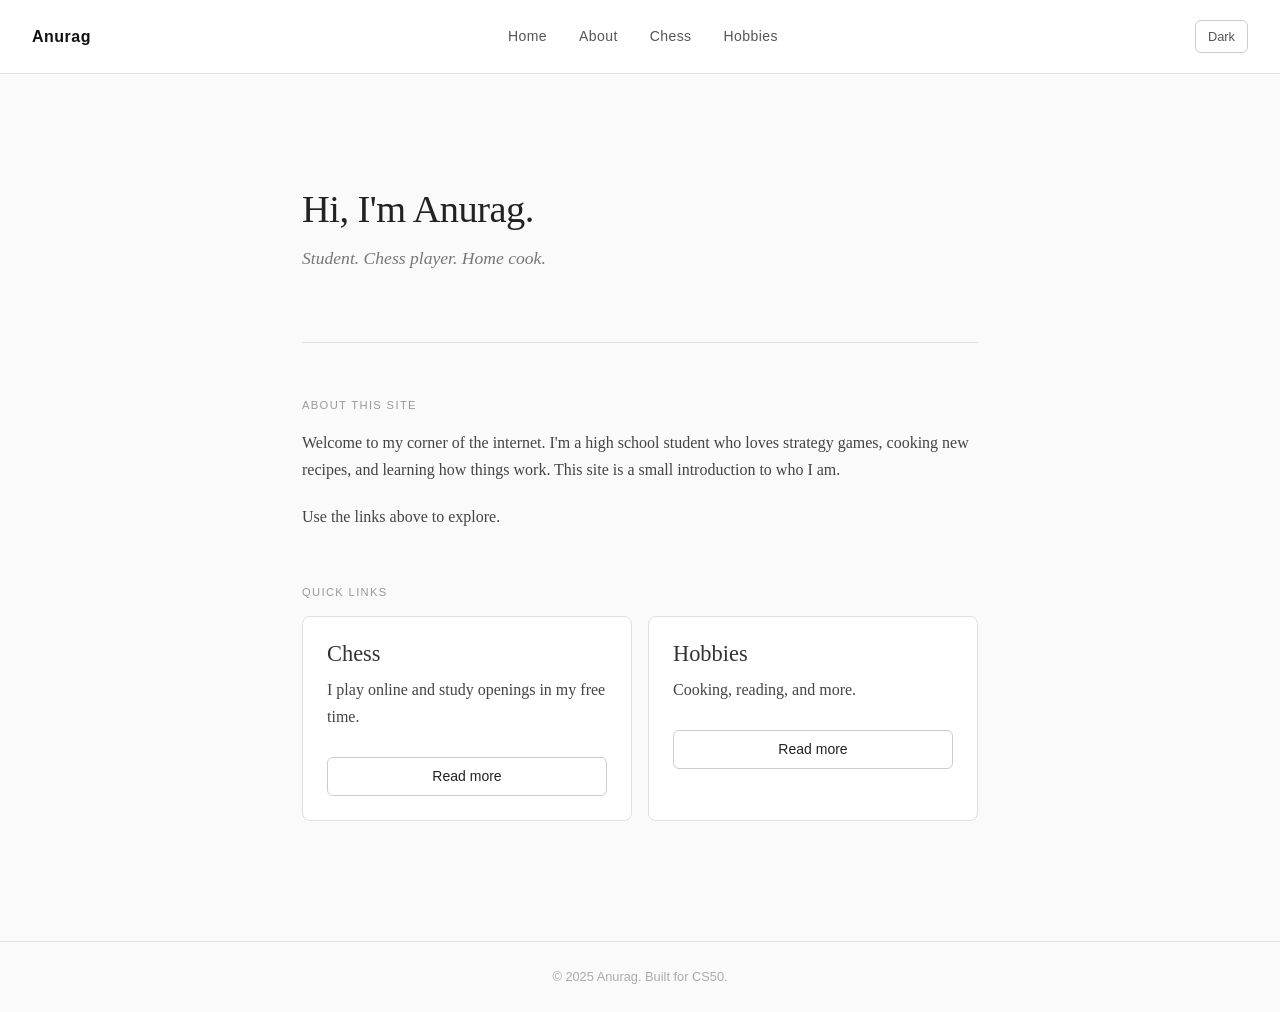
<file: homepage/index.html>
<!DOCTYPE html>
<html lang="en">
    <head>
        <meta charset="UTF-8">
        <meta name="viewport" content="width=device-width, initial-scale=1.0">
        <link rel="stylesheet" href="https://cdn.jsdelivr.net/npm/bootstrap@4.5.3/dist/css/bootstrap.min.css" integrity="sha384-TX8t27EcRE3e/ihU7zmQxVncDAy5uIKz4rEkgIXeMed4M0jlfIDPvg6uqKI2xXr2" crossorigin="anonymous">
        <script src="https://code.jquery.com/jquery-3.5.1.slim.min.js" integrity="sha384-DfXdz2htPH0lsSSs5nCTpuj/zy4C+OGpamoFVy38MVBnE+IbbVYUew+OrCXaRkfj" crossorigin="anonymous"></script>
        <script src="https://cdn.jsdelivr.net/npm/bootstrap@4.5.3/dist/js/bootstrap.bundle.min.js" integrity="sha384-ho+j7jyWK8fNQe+A12Hb8AhRq26LrZ/JpcUGGOn+Y7RsweNrtN/tE3MoK7ZeZDyx" crossorigin="anonymous"></script>
        <link href="styles.css" rel="stylesheet">
        <title>Anurag — Home</title>
    </head>
    <body>
        <nav>
            <a href="index.html" class="brand">Anurag</a>
            <a href="index.html">Home</a>
            <a href="about.html">About</a>
            <a href="chess.html">Chess</a>
            <a href="hobbies.html">Hobbies</a>
            <button id="theme-toggle" onclick="toggleTheme()">Dark</button>
        </nav>

        <div class="container">
            <div class="hero">
                <h1>Hi, I'm Anurag.</h1>
                <p class="subtitle">Student. Chess player. Home cook.</p>
            </div>

            <section>
                <h3>About this site</h3>
                <p>Welcome to my corner of the internet. I'm a high school student who loves strategy games, cooking new recipes, and learning how things work. This site is a small introduction to who I am.</p>
                <p>Use the links above to explore.</p>
            </section>

            <section>
                <h3>Quick links</h3>
                <div class="card-grid">
                    <div class="card">
                        <h2>Chess</h2>
                        <p>I play online and study openings in my free time.</p>
                        <br>
                        <a href="chess.html" class="btn">Read more</a>
                    </div>
                    <div class="card">
                        <h2>Hobbies</h2>
                        <p>Cooking, reading, and more.</p>
                        <br>
                        <a href="hobbies.html" class="btn">Read more</a>
                    </div>
                </div>
            </section>
        </div>

        <footer>
            &copy; 2025 Anurag. Built for CS50.
        </footer>

        <script>
            function toggleTheme() {
                document.body.classList.toggle('dark');
                const btn = document.getElementById('theme-toggle');
                btn.textContent = document.body.classList.contains('dark') ? 'Light' : 'Dark';
            }
        </script>
    </body>
</html>
</file>
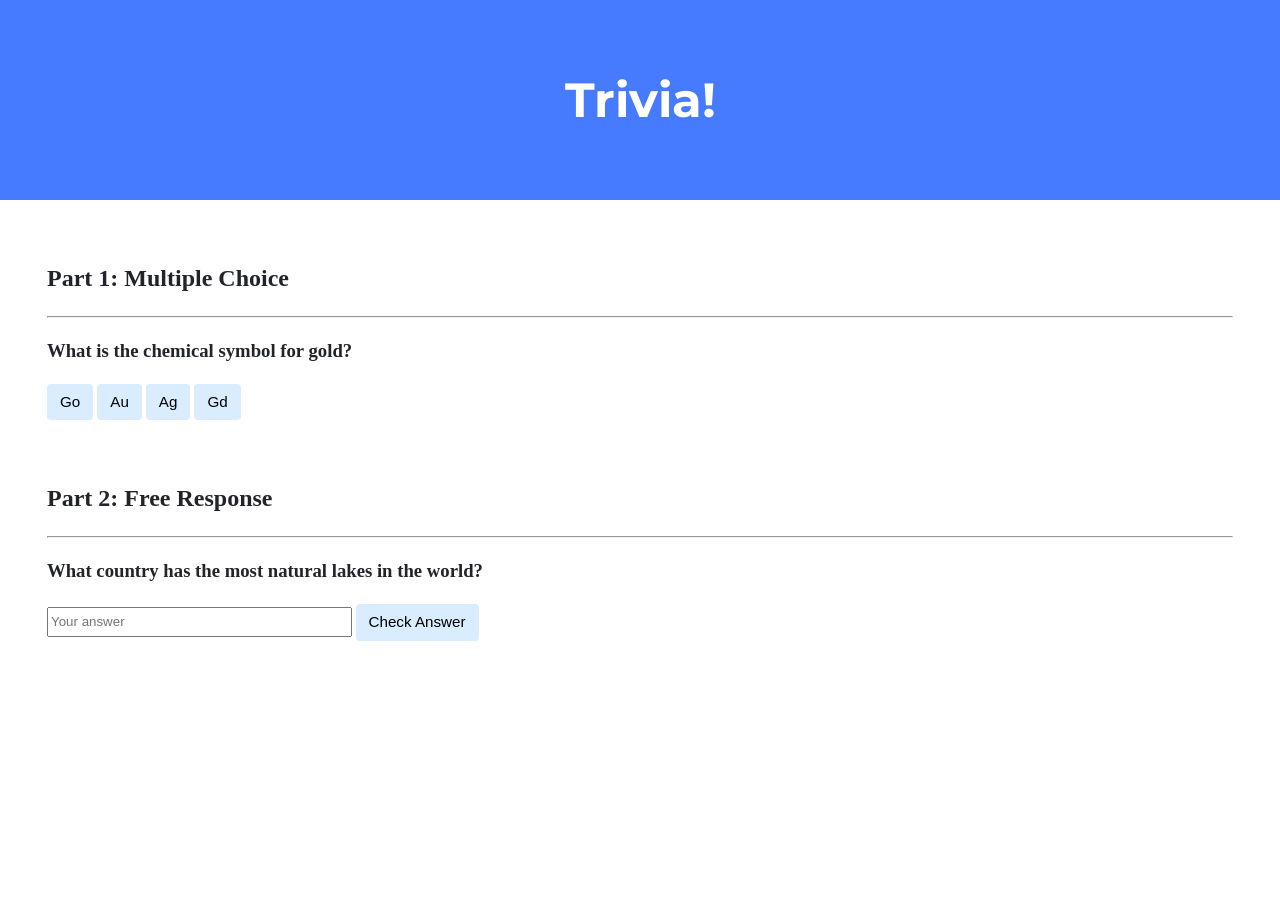
<file: trivia/index.html>
<!DOCTYPE html>

<html lang="en">
    <head>
        <link href="https://fonts.googleapis.com/css2?family=Montserrat:wght@500&display=swap" rel="stylesheet">
        <link href="styles.css" rel="stylesheet">
        <title>Trivia!</title>
        <script>
            // TODO: Add code to check answers to questions
            document.addEventListener('DOMContentLoaded', function() {

                document.querySelectorAll('.answer').forEach(function(button) {
                    button.addEventListener('click', function() {
                        const feedback = document.getElementById('feedback');
                        if (this.dataset.correct === 'true') {
                            this.style.backgroundColor = 'green';
                            this.style.color = 'white';
                            feedback.textContent = 'Correct!';
                            feedback.style.color = 'green';
                        } else {
                            this.style.backgroundColor = 'red';
                            this.style.color = 'white';
                            feedback.textContent = 'Incorrect';
                            feedback.style.color = 'red';
                        }
                    });
                });

                document.getElementById('check2').addEventListener('click', function() {
                    const input = document.getElementById('answer2');
                    const feedback = document.getElementById('feedback2');
                    const userAnswer = input.value.trim().toLowerCase();

                    if (userAnswer === 'canada') {
                        input.style.backgroundColor = 'green';
                        input.style.color = 'white';
                        feedback.textContent = 'Correct!';
                        feedback.style.color = 'green';
                    } else {
                        input.style.backgroundColor = 'red';
                        input.style.color = 'white';
                        feedback.textContent = 'Incorrect';
                        feedback.style.color = 'red';
                    }
                });

            })
        </script>
    </head>
    <body>
        <div class="header">
            <h1>Trivia!</h1>
        </div>

        <div class="container">
            <div class="section">
                <h2>Part 1: Multiple Choice </h2>
                <hr>
                <!-- TODO: Add multiple choice question here -->
                <h3>What is the chemical symbol for gold?</h3>
                <button class="answer" data-correct="false">Go</button>
                <button class="answer" data-correct="true">Au</button>
                <button class="answer" data-correct="false">Ag</button>
                <button class="answer" data-correct="false">Gd</button>
                <p id="feedback1"></p>
            </div>

            <div class="section">
                <h2>Part 2: Free Response</h2>
                <hr>
                <!-- TODO: Add free response question here -->
                <h3>What country has the most natural lakes in the world?</h3>
                <input id="answer2" type="text" placeholder="Your answer">
                <button id="check2">Check Answer</button>
                <p id="feedback2"></p>
            </div>
        </div>
    </body>
</html>
</file>
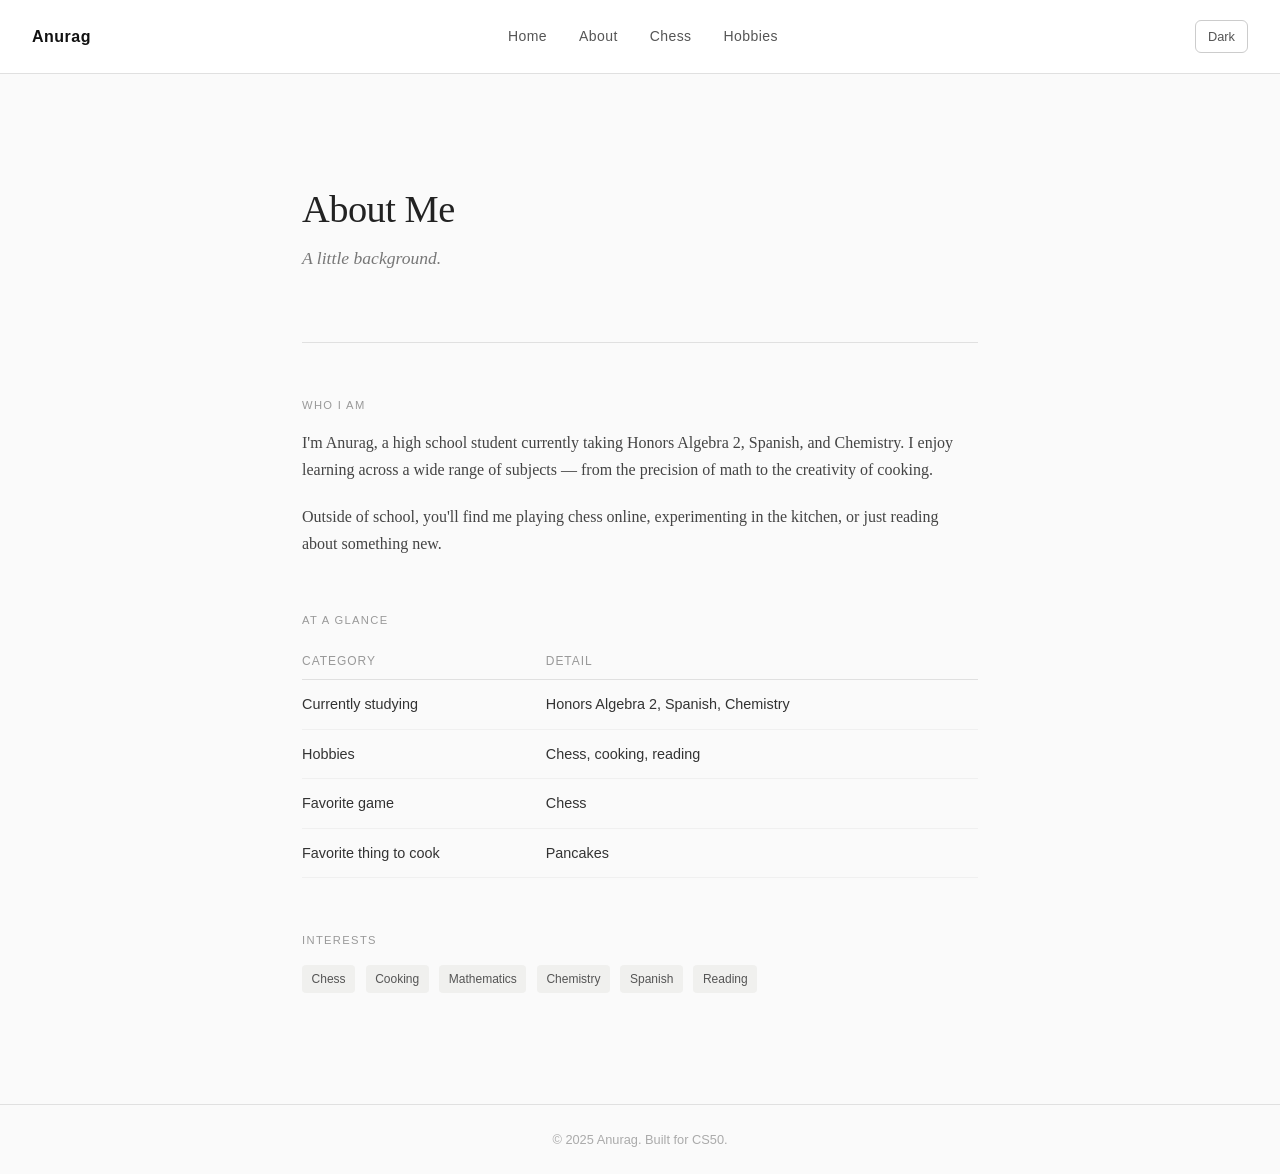
<file: homepage/about.html>
<!DOCTYPE html>
<html lang="en">
    <head>
        <meta charset="UTF-8">
        <meta name="viewport" content="width=device-width, initial-scale=1.0">
        <link rel="stylesheet" href="https://cdn.jsdelivr.net/npm/bootstrap@4.5.3/dist/css/bootstrap.min.css" integrity="sha384-TX8t27EcRE3e/ihU7zmQxVncDAy5uIKz4rEkgIXeMed4M0jlfIDPvg6uqKI2xXr2" crossorigin="anonymous">
        <script src="https://code.jquery.com/jquery-3.5.1.slim.min.js" integrity="sha384-DfXdz2htPH0lsSSs5nCTpuj/zy4C+OGpamoFVy38MVBnE+IbbVYUew+OrCXaRkfj" crossorigin="anonymous"></script>
        <script src="https://cdn.jsdelivr.net/npm/bootstrap@4.5.3/dist/js/bootstrap.bundle.min.js" integrity="sha384-ho+j7jyWK8fNQe+A12Hb8AhRq26LrZ/JpcUGGOn+Y7RsweNrtN/tE3MoK7ZeZDyx" crossorigin="anonymous"></script>
        <link href="styles.css" rel="stylesheet">
        <title>Anurag — About</title>
    </head>
    <body>
        <nav>
            <a href="index.html" class="brand">Anurag</a>
            <a href="index.html">Home</a>
            <a href="about.html">About</a>
            <a href="chess.html">Chess</a>
            <a href="hobbies.html">Hobbies</a>
            <button id="theme-toggle" onclick="toggleTheme()">Dark</button>
        </nav>

        <div class="container">
            <div class="hero">
                <h1>About Me</h1>
                <p class="subtitle">A little background.</p>
            </div>

            <section>
                <h3>Who I am</h3>
                <p>I'm Anurag, a high school student currently taking Honors Algebra 2, Spanish, and Chemistry. I enjoy learning across a wide range of subjects — from the precision of math to the creativity of cooking.</p>
                <p>Outside of school, you'll find me playing chess online, experimenting in the kitchen, or just reading about something new.</p>
            </section>

            <section>
                <h3>At a glance</h3>
                <table>
                    <thead>
                        <tr>
                            <th>Category</th>
                            <th>Detail</th>
                        </tr>
                    </thead>
                    <tbody>
                        <tr>
                            <td>Currently studying</td>
                            <td>Honors Algebra 2, Spanish, Chemistry</td>
                        </tr>
                        <tr>
                            <td>Hobbies</td>
                            <td>Chess, cooking, reading</td>
                        </tr>
                        <tr>
                            <td>Favorite game</td>
                            <td>Chess</td>
                        </tr>
                        <tr>
                            <td>Favorite thing to cook</td>
                            <td>Pancakes</td>
                        </tr>
                    </tbody>
                </table>
            </section>

            <section>
                <h3>Interests</h3>
                <span class="tag">Chess</span>
                <span class="tag">Cooking</span>
                <span class="tag">Mathematics</span>
                <span class="tag">Chemistry</span>
                <span class="tag">Spanish</span>
                <span class="tag">Reading</span>
            </section>
        </div>

        <footer>
            &copy; 2025 Anurag. Built for CS50.
        </footer>

        <script>
            function toggleTheme() {
                document.body.classList.toggle('dark');
                const btn = document.getElementById('theme-toggle');
                btn.textContent = document.body.classList.contains('dark') ? 'Light' : 'Dark';
            }
        </script>
    </body>
</html>
</file>
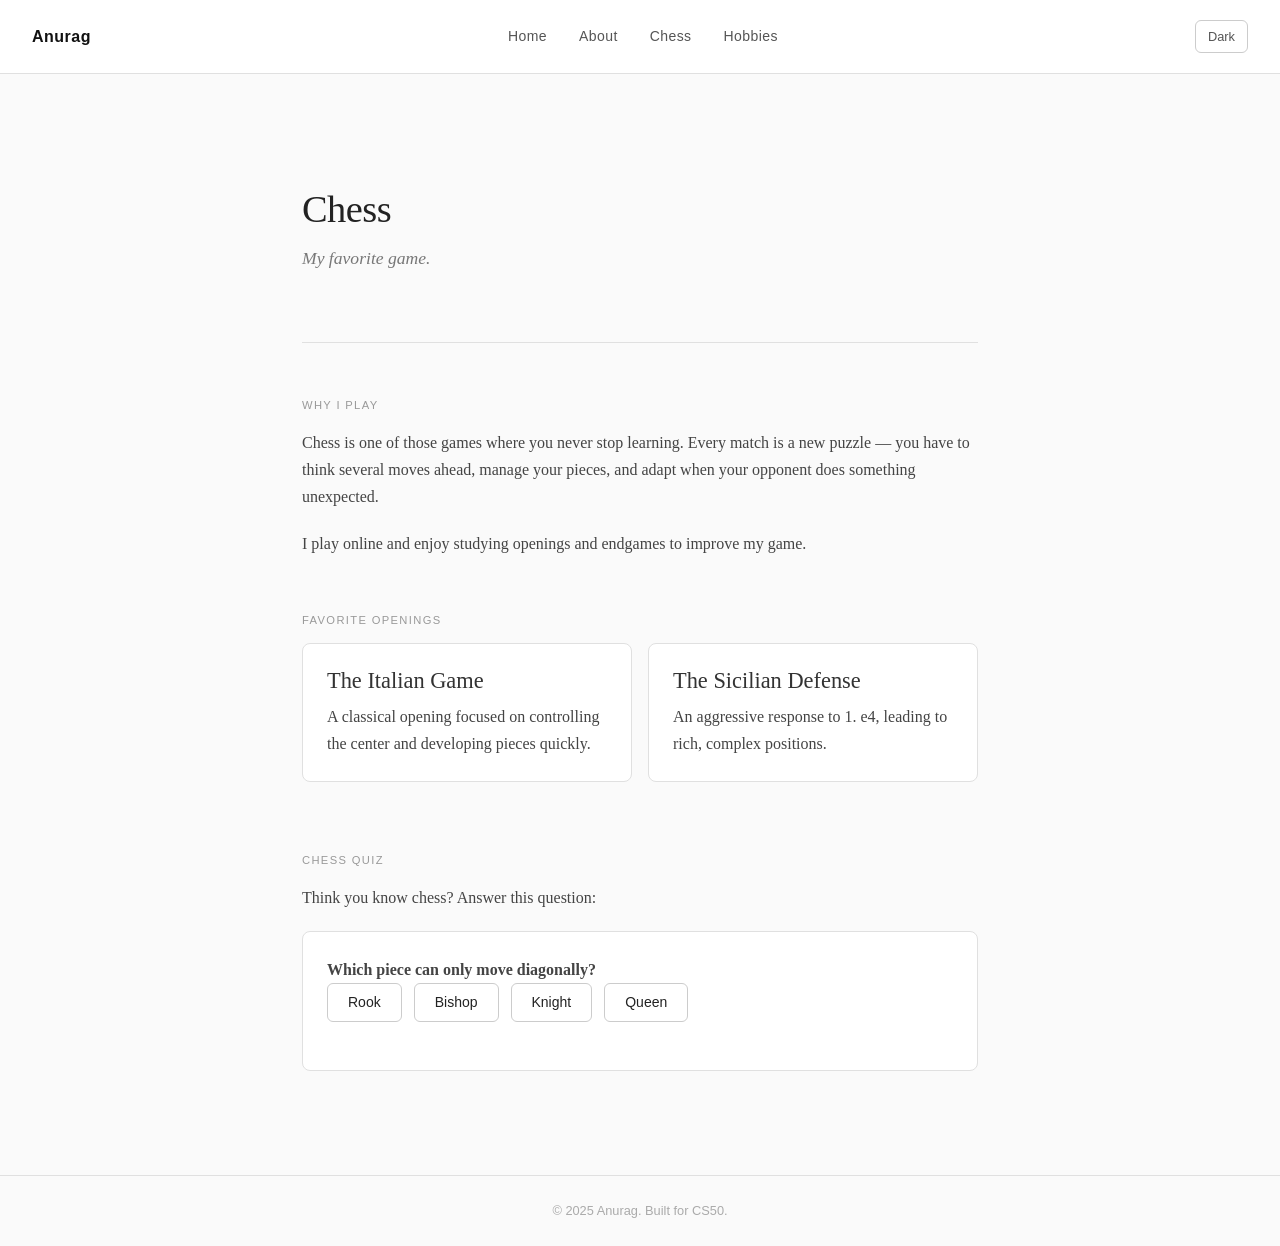
<file: homepage/chess.html>
<!DOCTYPE html>
<html lang="en">
    <head>
        <meta charset="UTF-8">
        <meta name="viewport" content="width=device-width, initial-scale=1.0">
        <link rel="stylesheet" href="https://cdn.jsdelivr.net/npm/bootstrap@4.5.3/dist/css/bootstrap.min.css" integrity="sha384-TX8t27EcRE3e/ihU7zmQxVncDAy5uIKz4rEkgIXeMed4M0jlfIDPvg6uqKI2xXr2" crossorigin="anonymous">
        <script src="https://code.jquery.com/jquery-3.5.1.slim.min.js" integrity="sha384-DfXdz2htPH0lsSSs5nCTpuj/zy4C+OGpamoFVy38MVBnE+IbbVYUew+OrCXaRkfj" crossorigin="anonymous"></script>
        <script src="https://cdn.jsdelivr.net/npm/bootstrap@4.5.3/dist/js/bootstrap.bundle.min.js" integrity="sha384-ho+j7jyWK8fNQe+A12Hb8AhRq26LrZ/JpcUGGOn+Y7RsweNrtN/tE3MoK7ZeZDyx" crossorigin="anonymous"></script>
        <link href="styles.css" rel="stylesheet">
        <title>Anurag — Chess</title>
    </head>
    <body>
        <nav>
            <a href="index.html" class="brand">Anurag</a>
            <a href="index.html">Home</a>
            <a href="about.html">About</a>
            <a href="chess.html">Chess</a>
            <a href="hobbies.html">Hobbies</a>
            <button id="theme-toggle" onclick="toggleTheme()">Dark</button>
        </nav>

        <div class="container">
            <div class="hero">
                <h1>Chess</h1>
                <p class="subtitle">My favorite game.</p>
            </div>

            <section>
                <h3>Why I play</h3>
                <p>Chess is one of those games where you never stop learning. Every match is a new puzzle — you have to think several moves ahead, manage your pieces, and adapt when your opponent does something unexpected.</p>
                <p>I play online and enjoy studying openings and endgames to improve my game.</p>
            </section>

            <section>
                <h3>Favorite openings</h3>
                <div class="card-grid">
                    <div class="card">
                        <h2>The Italian Game</h2>
                        <p>A classical opening focused on controlling the center and developing pieces quickly.</p>
                    </div>
                    <div class="card">
                        <h2>The Sicilian Defense</h2>
                        <p>An aggressive response to 1. e4, leading to rich, complex positions.</p>
                    </div>
                </div>
            </section>

            <section>
                <h3>Chess quiz</h3>
                <p>Think you know chess? Answer this question:</p>
                <div class="card">
                    <p id="quiz-question"><strong>Which piece can only move diagonally?</strong></p>
                    <div id="quiz-options">
                        <button class="btn" style="margin-right: 0.5rem; margin-bottom: 0.5rem;" onclick="checkAnswer(this, false)">Rook</button>
                        <button class="btn" style="margin-right: 0.5rem; margin-bottom: 0.5rem;" onclick="checkAnswer(this, true)">Bishop</button>
                        <button class="btn" style="margin-right: 0.5rem; margin-bottom: 0.5rem;" onclick="checkAnswer(this, false)">Knight</button>
                        <button class="btn" style="margin-bottom: 0.5rem;" onclick="checkAnswer(this, false)">Queen</button>
                    </div>
                    <p id="quiz-result" style="margin-top: 1rem; font-style: italic; color: #666;"></p>
                </div>
            </section>
        </div>

        <footer>
            &copy; 2025 Anurag. Built for CS50.
        </footer>

        <script>
            function toggleTheme() {
                document.body.classList.toggle('dark');
                const btn = document.getElementById('theme-toggle');
                btn.textContent = document.body.classList.contains('dark') ? 'Light' : 'Dark';
            }

            function checkAnswer(btn, correct) {
                const result = document.getElementById('quiz-result');
                const buttons = document.querySelectorAll('#quiz-options .btn');
                buttons.forEach(b => b.disabled = true);
                if (correct) {
                    result.textContent = '✓ Correct! The bishop moves only diagonally.';
                    result.style.color = '#2a7a2a';
                } else {
                    result.textContent = '✗ Not quite — the answer is the Bishop.';
                    result.style.color = '#a33';
                }
            }
        </script>
    </body>
</html>
</file>
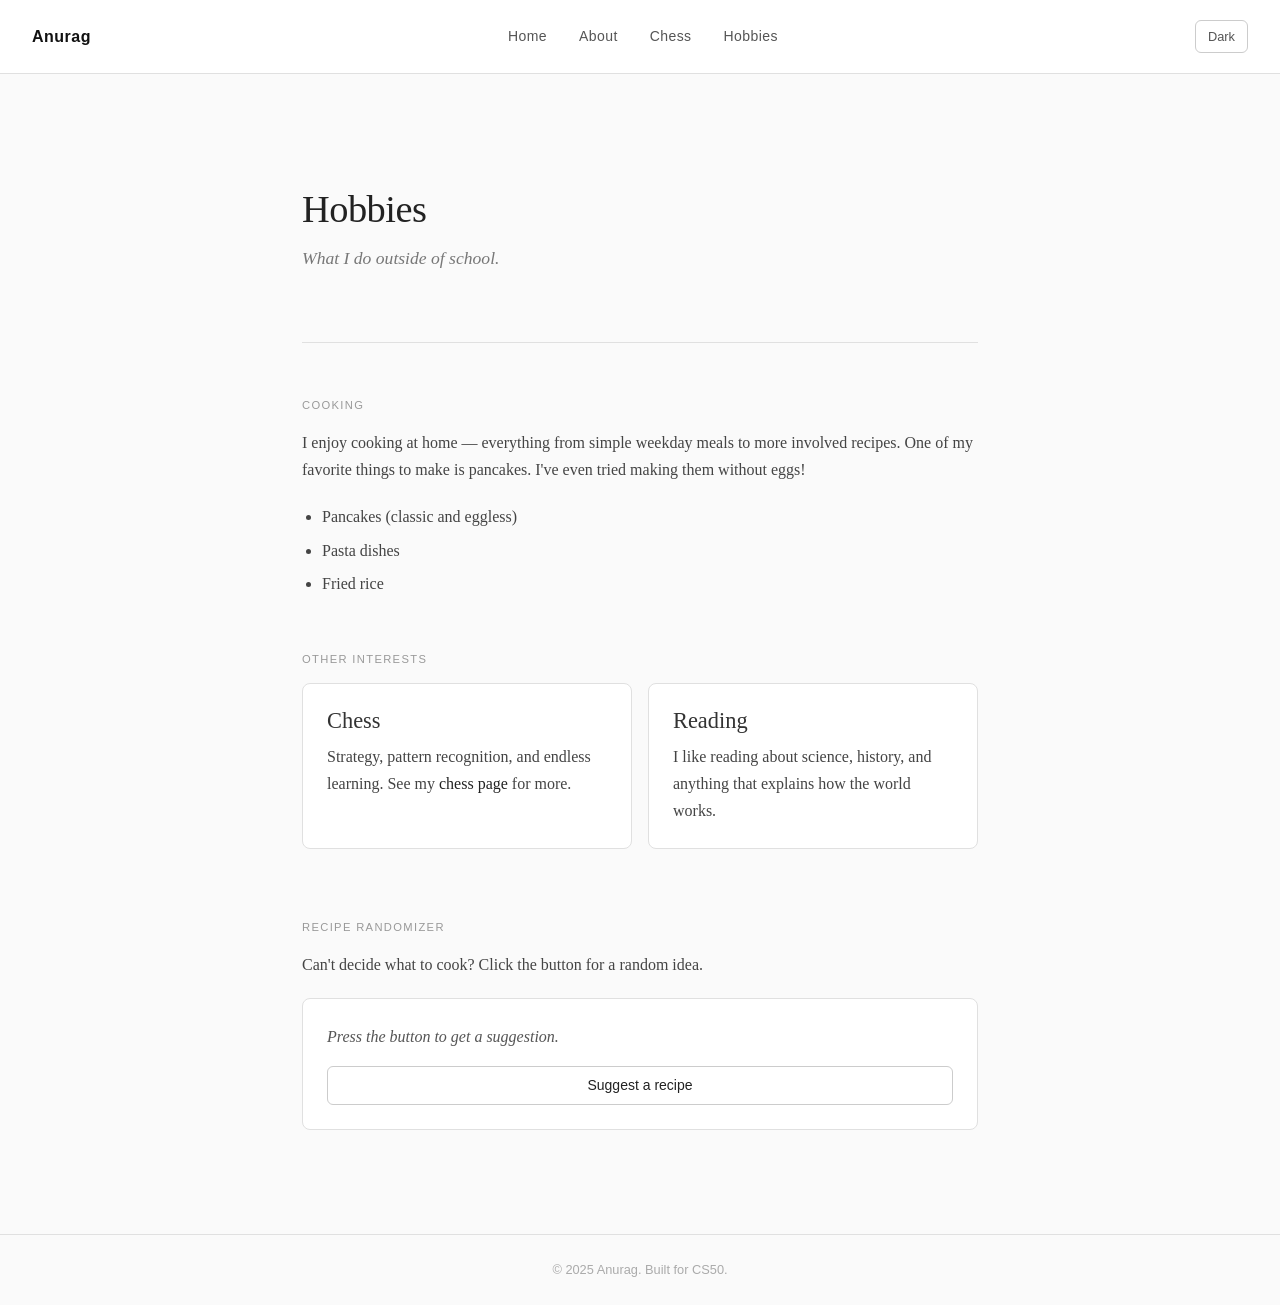
<file: homepage/hobbies.html>
<!DOCTYPE html>
<html lang="en">
    <head>
        <meta charset="UTF-8">
        <meta name="viewport" content="width=device-width, initial-scale=1.0">
        <link rel="stylesheet" href="https://cdn.jsdelivr.net/npm/bootstrap@4.5.3/dist/css/bootstrap.min.css" integrity="sha384-TX8t27EcRE3e/ihU7zmQxVncDAy5uIKz4rEkgIXeMed4M0jlfIDPvg6uqKI2xXr2" crossorigin="anonymous">
        <script src="https://code.jquery.com/jquery-3.5.1.slim.min.js" integrity="sha384-DfXdz2htPH0lsSSs5nCTpuj/zy4C+OGpamoFVy38MVBnE+IbbVYUew+OrCXaRkfj" crossorigin="anonymous"></script>
        <script src="https://cdn.jsdelivr.net/npm/bootstrap@4.5.3/dist/js/bootstrap.bundle.min.js" integrity="sha384-ho+j7jyWK8fNQe+A12Hb8AhRq26LrZ/JpcUGGOn+Y7RsweNrtN/tE3MoK7ZeZDyx" crossorigin="anonymous"></script>
        <link href="styles.css" rel="stylesheet">
        <title>Anurag — Hobbies</title>
    </head>
    <body>
        <nav>
            <a href="index.html" class="brand">Anurag</a>
            <a href="index.html">Home</a>
            <a href="about.html">About</a>
            <a href="chess.html">Chess</a>
            <a href="hobbies.html">Hobbies</a>
            <button id="theme-toggle" onclick="toggleTheme()">Dark</button>
        </nav>

        <div class="container">
            <div class="hero">
                <h1>Hobbies</h1>
                <p class="subtitle">What I do outside of school.</p>
            </div>

            <section>
                <h3>Cooking</h3>
                <p>I enjoy cooking at home — everything from simple weekday meals to more involved recipes. One of my favorite things to make is pancakes. I've even tried making them without eggs!</p>
                <ul>
                    <li>Pancakes (classic and eggless)</li>
                    <li>Pasta dishes</li>
                    <li>Fried rice</li>
                </ul>
            </section>

            <section>
                <h3>Other interests</h3>
                <div class="card-grid">
                    <div class="card">
                        <h2>Chess</h2>
                        <p>Strategy, pattern recognition, and endless learning. See my <a href="chess.html">chess page</a> for more.</p>
                    </div>
                    <div class="card">
                        <h2>Reading</h2>
                        <p>I like reading about science, history, and anything that explains how the world works.</p>
                    </div>
                </div>
            </section>

            <section>
                <h3>Recipe randomizer</h3>
                <p>Can't decide what to cook? Click the button for a random idea.</p>
                <div class="card">
                    <p id="recipe-output" style="font-style: italic; color: #555; margin-bottom: 1rem;">Press the button to get a suggestion.</p>
                    <button class="btn" onclick="randomRecipe()">Suggest a recipe</button>
                </div>
            </section>
        </div>

        <footer>
            &copy; 2025 Anurag. Built for CS50.
        </footer>

        <script>
            function toggleTheme() {
                document.body.classList.toggle('dark');
                const btn = document.getElementById('theme-toggle');
                btn.textContent = document.body.classList.contains('dark') ? 'Light' : 'Dark';
            }

            const recipes = [
                'Eggless pancakes with maple syrup',
                'Garlic butter pasta',
                'Vegetable fried rice',
                'Tomato soup with toast',
                'Avocado toast with lemon',
                'Overnight oats with fruit',
                'Grilled cheese sandwich'
            ];

            function randomRecipe() {
                const output = document.getElementById('recipe-output');
                const pick = recipes[Math.floor(Math.random() * recipes.length)];
                output.textContent = '→ ' + pick;
            }
        </script>
    </body>
</html>
</file>
<file: homepage/styles.css>
* {
    margin: 0;
    padding: 0;
    box-sizing: border-box;
}

body {
    font-family: 'Georgia', serif;
    color: #222;
    background-color: #fafafa;
    line-height: 1.7;
}

nav {
    display: flex;
    align-items: center;
    gap: 2rem;
    padding: 1.25rem 2rem;
    border-bottom: 1px solid #e0e0e0;
    background-color: #fff;
}

nav .brand {
    font-family: 'Helvetica Neue', sans-serif;
    font-weight: 600;
    font-size: 1rem;
    color: #111;
    text-decoration: none;
    margin-right: auto;
}

nav a {
    text-decoration: none;
    color: #555;
    font-family: 'Helvetica Neue', sans-serif;
    font-size: 0.875rem;
    letter-spacing: 0.03em;
    transition: color 0.2s;
}

nav a:hover {
    color: #000;
}

.container {
    max-width: 740px;
    margin: 0 auto;
    padding: 3rem 2rem;
}

h1 {
    font-size: 2.4rem;
    font-weight: normal;
    letter-spacing: -0.5px;
    margin-bottom: 0.75rem;
}

h2 {
    font-size: 1.4rem;
    font-weight: normal;
    color: #333;
    margin-bottom: 1.25rem;
}

h3 {
    font-family: 'Helvetica Neue', sans-serif;
    font-size: 0.7rem;
    letter-spacing: 0.12em;
    text-transform: uppercase;
    color: #999;
    margin-bottom: 1rem;
}

p {
    color: #444;
    margin-bottom: 1.25rem;
    font-size: 1rem;
}

a {
    color: #222;
}

a:hover {
    color: #666;
}

section {
    margin-bottom: 3.5rem;
}

.hero {
    padding: 4rem 0 3rem;
    border-bottom: 1px solid #e0e0e0;
    margin-bottom: 3.5rem;
}

.hero .subtitle {
    font-size: 1.1rem;
    color: #777;
    font-style: italic;
}

.card {
    background-color: #fff;
    border: 0.5px solid #e0e0e0;
    border-radius: 8px;
    padding: 1.5rem;
    margin-bottom: 1rem;
}

.card h2 {
    margin-bottom: 0.5rem;
}

.card p {
    margin-bottom: 0;
}

.card-grid {
    display: grid;
    grid-template-columns: 1fr 1fr;
    gap: 1rem;
}

.tag {
    display: inline-block;
    font-family: 'Helvetica Neue', sans-serif;
    font-size: 0.75rem;
    color: #555;
    background-color: #f0f0ee;
    border-radius: 4px;
    padding: 0.25rem 0.6rem;
    margin-right: 0.4rem;
    margin-bottom: 0.4rem;
}

.btn {
    display: inline-block;
    font-family: 'Helvetica Neue', sans-serif;
    font-size: 0.875rem;
    color: #222;
    border: 1px solid #ccc;
    border-radius: 6px;
    padding: 0.5rem 1.25rem;
    text-decoration: none;
    transition: background-color 0.2s, border-color 0.2s;
    cursor: pointer;
    background: none;
}

.btn:hover {
    background-color: #f0f0ee;
    border-color: #aaa;
    color: #000;
}

table {
    width: 100%;
    border-collapse: collapse;
    font-family: 'Helvetica Neue', sans-serif;
    font-size: 0.9rem;
}

th {
    text-align: left;
    font-weight: 500;
    color: #999;
    font-size: 0.75rem;
    letter-spacing: 0.08em;
    text-transform: uppercase;
    padding: 0.5rem 0;
    border-bottom: 1px solid #e0e0e0;
}

td {
    padding: 0.75rem 0;
    color: #333;
    border-bottom: 0.5px solid #f0f0f0;
}

ul {
    padding-left: 1.25rem;
    color: #444;
    margin-bottom: 1.25rem;
}

li {
    margin-bottom: 0.4rem;
}

img {
    max-width: 100%;
    border-radius: 6px;
}

footer {
    border-top: 1px solid #e0e0e0;
    padding: 1.5rem 2rem;
    font-family: 'Helvetica Neue', sans-serif;
    font-size: 0.8rem;
    color: #aaa;
    text-align: center;
}

#theme-toggle {
    margin-left: auto;
    background: none;
    border: 1px solid #ccc;
    border-radius: 6px;
    padding: 0.3rem 0.75rem;
    font-family: 'Helvetica Neue', sans-serif;
    font-size: 0.8rem;
    color: #555;
    cursor: pointer;
    transition: background-color 0.2s;
}

#theme-toggle:hover {
    background-color: #f0f0ee;
}

body.dark {
    background-color: #111;
    color: #ddd;
}

body.dark nav {
    background-color: #1a1a1a;
    border-color: #333;
}

body.dark nav .brand {
    color: #eee;
}

body.dark nav a {
    color: #aaa;
}

body.dark nav a:hover {
    color: #fff;
}

body.dark h1,
body.dark h2 {
    color: #eee;
}

body.dark p,
body.dark li,
body.dark td {
    color: #bbb;
}

body.dark .card {
    background-color: #1a1a1a;
    border-color: #333;
}

body.dark .tag {
    background-color: #2a2a2a;
    color: #aaa;
}

body.dark .btn {
    color: #ddd;
    border-color: #555;
}

body.dark .btn:hover {
    background-color: #2a2a2a;
}

body.dark footer {
    border-color: #333;
    color: #555;
}

body.dark #theme-toggle {
    border-color: #555;
    color: #aaa;
}

body.dark .hero {
    border-color: #333;
}

body.dark th {
    color: #666;
    border-color: #333;
}

body.dark td {
    border-color: #222;
}

@media (max-width: 600px) {
    nav {
        flex-wrap: wrap;
        gap: 0.75rem;
        padding: 1rem;
    }

    .container {
        padding: 2rem 1.25rem;
    }

    h1 {
        font-size: 1.7rem;
    }

    .card-grid {
        grid-template-columns: 1fr;
    }

    .hero {
        padding: 2.5rem 0 2rem;
    }
}
</file>
<file: trivia/styles.css>
body {
    background-color: #fff;
    color: #212529;
    font-size: 1rem;
    font-weight: 400;
    line-height: 1.5;
    margin: 0;
    text-align: left;
}

.container {
    margin-left: auto;
    margin-right: auto;
    padding-left: 15px;
    padding-right: 15px;
}

.header {
    background-color: #477bff;
    color: #fff;
    margin-bottom: 2rem;
    padding: 2rem 1rem;
    text-align: center;
}

.section {
    padding: 0.5rem 2rem 1rem 2rem;
}

.section:hover {
    background-color: #f5f5f5;
    transition: color 2s ease-in-out, background-color 0.15s ease-in-out;
}

h1 {
    font-family: 'Montserrat', sans-serif;
    font-size: 48px;
}

button, input[type="submit"] {
    background-color: #d9edff;
    border: 1px solid transparent;
    border-radius: 0.25rem;
    font-size: 0.95rem;
    font-weight: 400;
    line-height: 1.5;
    padding: 0.375rem 0.75rem;
    text-align: center;
    transition: color 0.15s ease-in-out, background-color 0.15s ease-in-out, border-color 0.15s ease-in-out, box-shadow 0.15s ease-in-out;
    vertical-align: middle;
}


input[type="text"] {
    line-height: 1.8;
    width: 25%;
}

input[type="text"]:hover {
    background-color: #f5f5f5;
    transition: color 2s ease-in-out, background-color 0.15s ease-in-out;
}
</file>
